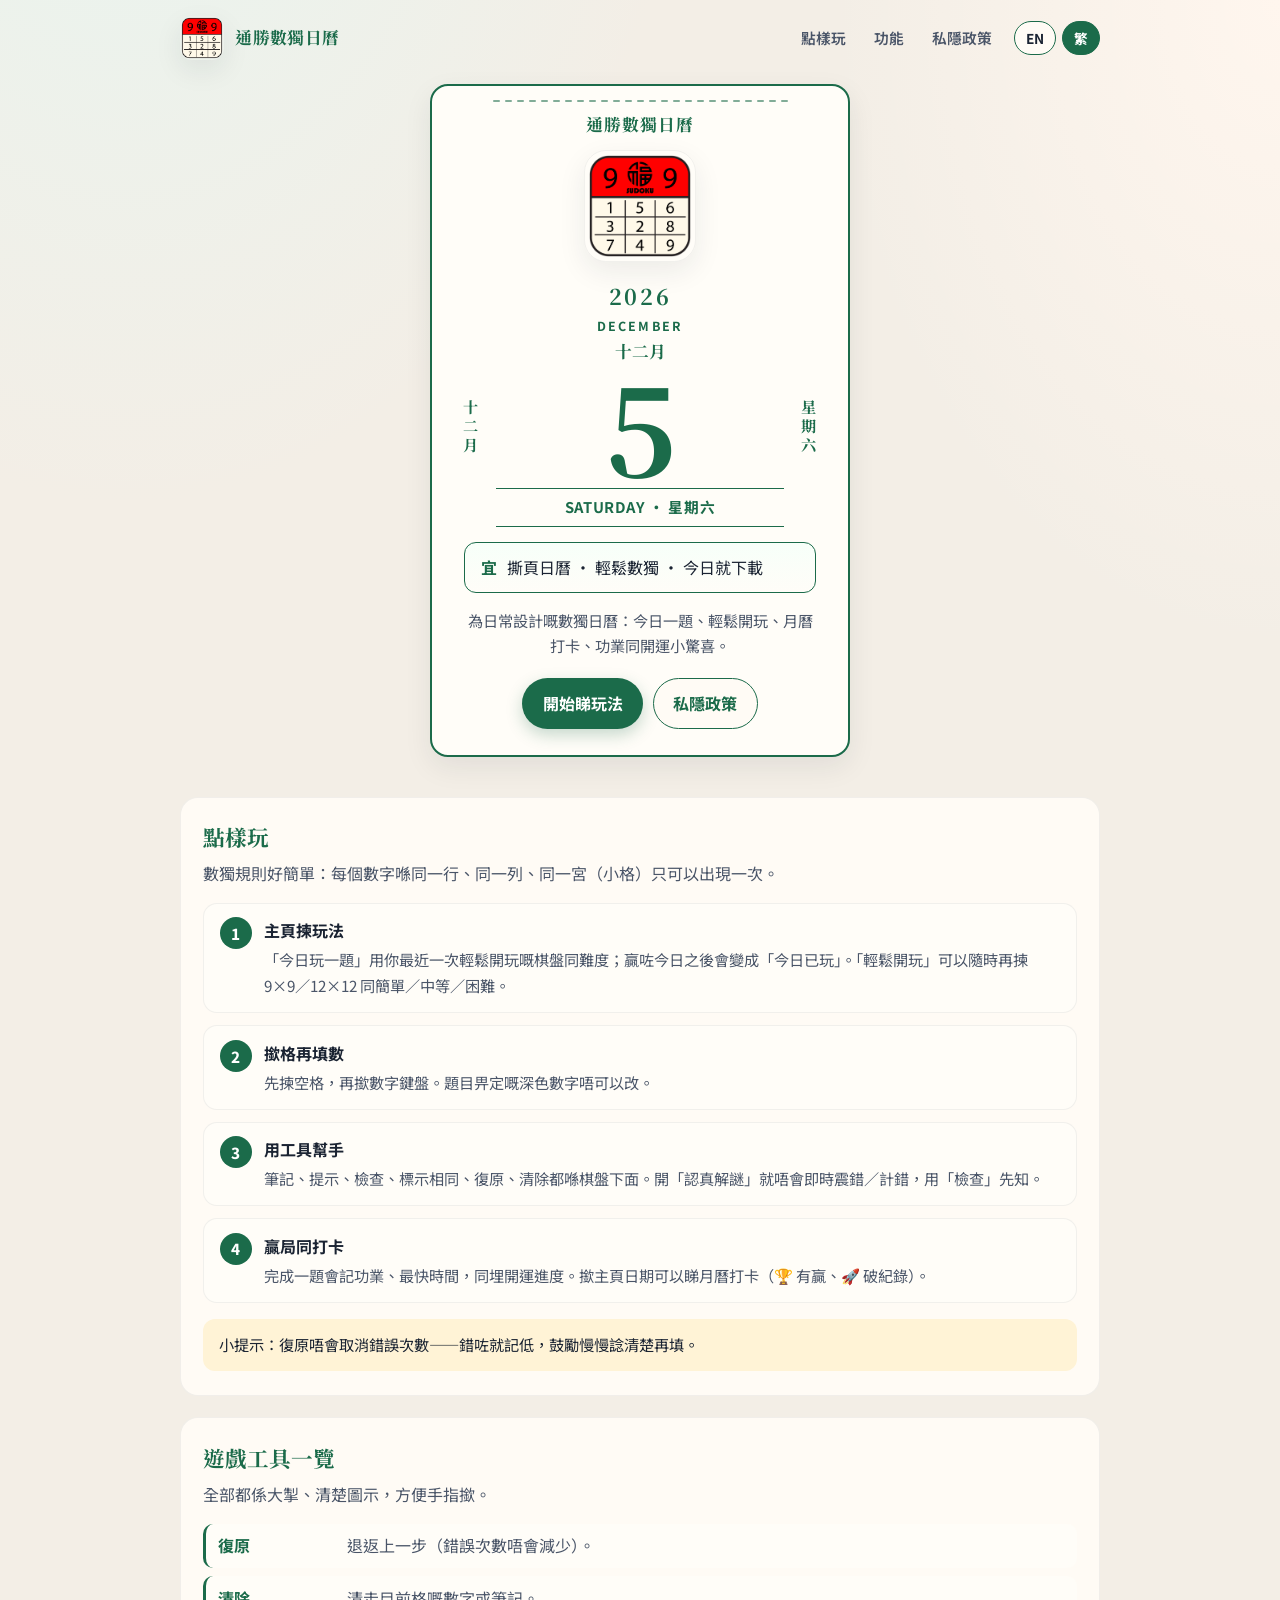
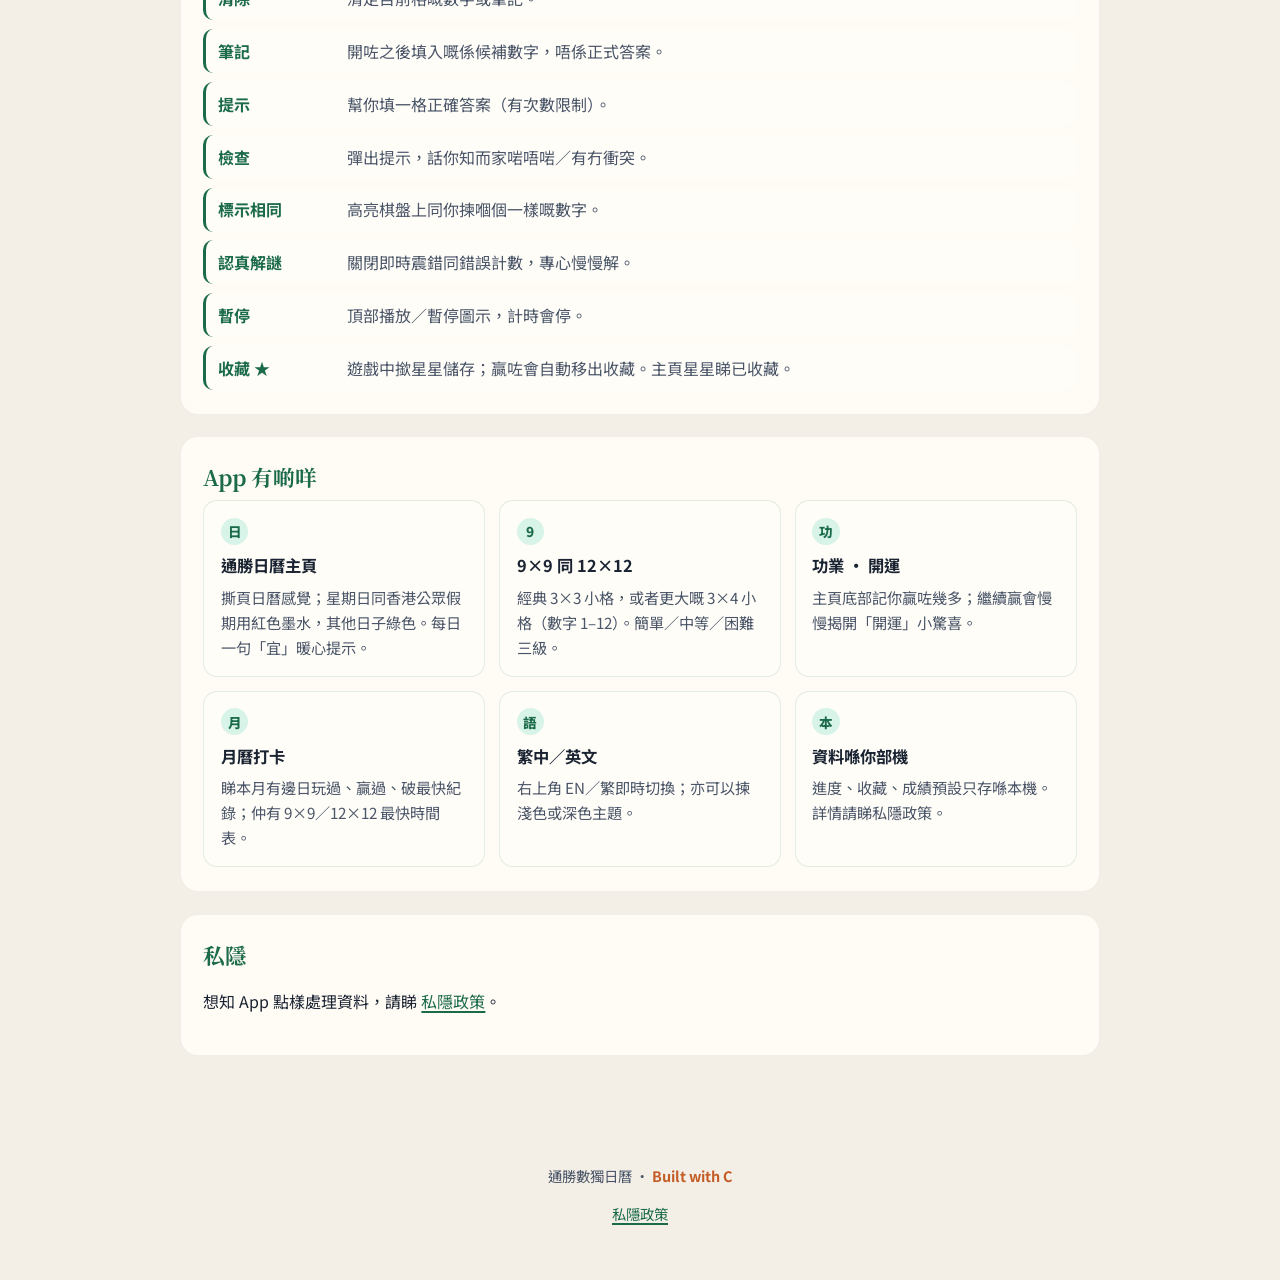
<file: docs/index.html>
<!DOCTYPE html>
<html lang="zh-Hant" class="lang-zh">
<head>
  <meta charset="UTF-8" />
  <meta name="viewport" content="width=device-width, initial-scale=1" />
  <meta name="description" content="通勝數獨日曆 / Tong Sheng Sudoku — 玩法介紹、功能說明與私隱政策。" />
  <meta name="theme-color" content="#1B6B4A" />
  <title>通勝數獨日曆 · Tong Sheng Sudoku</title>
  <link rel="icon" type="image/png" href="favicon.png" />
  <link rel="apple-touch-icon" href="icon.png" />
  <link rel="preconnect" href="https://fonts.googleapis.com" />
  <link rel="preconnect" href="https://fonts.gstatic.com" crossorigin />
  <link href="https://fonts.googleapis.com/css2?family=Noto+Sans+TC:wght@400;600;700&family=Noto+Serif+TC:wght@600;700&display=swap" rel="stylesheet" />
  <link rel="stylesheet" href="styles.css" />
</head>
<body>
  <div class="wrap">
    <header class="topbar">
      <a class="brand" href="index.html">
        <img src="icon.png" alt="" width="44" height="44" />
        <span class="brand-name">
          <span class="only-zh">通勝數獨日曆</span>
          <span class="only-en">Tong Sheng Sudoku</span>
        </span>
      </a>
      <nav class="nav" aria-label="Primary">
        <a href="#how" class="only-zh">點樣玩</a>
        <a href="#how" class="only-en">How to play</a>
        <a href="#features" class="only-zh">功能</a>
        <a href="#features" class="only-en">Features</a>
        <a href="privacy.html" class="only-zh">私隱政策</a>
        <a href="privacy.html" class="only-en">Privacy</a>
        <div class="lang-switch" role="group" aria-label="Language">
          <button type="button" class="chip" data-lang="en" aria-pressed="false">EN</button>
          <button type="button" class="chip" data-lang="zh" aria-pressed="true">繁</button>
        </div>
      </nav>
    </header>

    <div class="sheet sheet-calendar" id="cal-sheet">
      <div class="perforation" aria-hidden="true">
        <span></span><span></span><span></span><span></span><span></span>
        <span></span><span></span><span></span><span></span><span></span>
        <span></span><span></span><span></span><span></span><span></span>
        <span></span><span></span><span></span><span></span><span></span>
        <span></span><span></span><span></span><span></span><span></span>
      </div>
      <section class="hero cal-hero">
        <h1 class="cal-app-name">
          <span class="only-zh">通勝數獨日曆</span>
          <span class="only-en">Tong Sheng Sudoku</span>
        </h1>

        <img class="cal-logo" src="icon.png" alt="" width="112" height="112" />

        <div class="cal-header">
          <div class="cal-year" id="cal-year">2026</div>
          <div class="cal-month-en" id="cal-month-en">OCTOBER</div>
          <div class="cal-month-zh" id="cal-month-zh">十月</div>
        </div>

        <div class="cal-day-row">
          <div class="cal-side" id="cal-side-month" aria-hidden="true"></div>
          <div class="cal-day-huge" id="cal-day">24</div>
          <div class="cal-side" id="cal-side-week" aria-hidden="true"></div>
        </div>

        <div class="cal-week-bar">
          <span id="cal-week">SATURDAY · 星期六</span>
        </div>

        <div class="yi-box">
          <strong class="only-zh">宜</strong>
          <strong class="only-en">DO</strong>
          <span class="only-zh">撕頁日曆 · 輕鬆數獨 · 今日就下載</span>
          <span class="only-en">Calendar Sudoku — download today</span>
        </div>

        <p class="cal-blurb only-zh">
          為日常設計嘅數獨日曆：今日一題、輕鬆開玩、月曆打卡、功業同開運小驚喜。
        </p>
        <p class="cal-blurb only-en">
          A calm Sudoku calendar: Play Today, casual rounds, month records, merit &amp; fortune.
        </p>

        <div class="cta-row">
          <a class="btn btn-primary" href="#how">
            <span class="only-zh">開始睇玩法</span>
            <span class="only-en">See how to play</span>
          </a>
          <a class="btn btn-ghost" href="privacy.html">
            <span class="only-zh">私隱政策</span>
            <span class="only-en">Privacy Policy</span>
          </a>
        </div>
      </section>
    </div>

    <main>
      <section class="section" id="how">
        <h2 class="only-zh">點樣玩</h2>
        <h2 class="only-en">How to play</h2>
        <p class="lead only-zh">數獨規則好簡單：每個數字喺同一行、同一列、同一宮（小格）只可以出現一次。</p>
        <p class="lead only-en">Classic Sudoku: each number appears once per row, column, and block.</p>

        <ol class="steps">
          <li>
            <span class="n">1</span>
            <div>
              <strong class="only-zh">主頁揀玩法</strong>
              <strong class="only-en">Pick a mode on Home</strong>
              <span class="only-zh">「今日玩一題」用你最近一次輕鬆開玩嘅棋盤同難度；贏咗今日之後會變成「今日已玩」。「輕鬆開玩」可以隨時再揀 9×9／12×12 同簡單／中等／困難。</span>
              <span class="only-en">“Play Today” uses your last casual board &amp; difficulty; after you win today it becomes “Played today”. “Play Casually” lets you pick 9×9 / 12×12 and Easy / Medium / Hard anytime.</span>
            </div>
          </li>
          <li>
            <span class="n">2</span>
            <div>
              <strong class="only-zh">撳格再填數</strong>
              <strong class="only-en">Tap a cell, then a number</strong>
              <span class="only-zh">先揀空格，再撳數字鍵盤。題目畀定嘅深色數字唔可以改。</span>
              <span class="only-en">Select an empty cell, then tap the number pad. Dark given digits cannot be changed.</span>
            </div>
          </li>
          <li>
            <span class="n">3</span>
            <div>
              <strong class="only-zh">用工具幫手</strong>
              <strong class="only-en">Use the tools</strong>
              <span class="only-zh">筆記、提示、檢查、標示相同、復原、清除都喺棋盤下面。開「認真解謎」就唔會即時震錯／計錯，用「檢查」先知。</span>
              <span class="only-en">Notes, Hint, Check, Highlight same, Undo, and Erase sit under the board. Focus mode skips instant shake/error counting — use Check instead.</span>
            </div>
          </li>
          <li>
            <span class="n">4</span>
            <div>
              <strong class="only-zh">贏局同打卡</strong>
              <strong class="only-en">Wins &amp; calendar</strong>
              <span class="only-zh">完成一題會記功業、最快時間，同埋開運進度。撳主頁日期可以睇月曆打卡（🏆 有贏、🚀 破紀錄）。</span>
              <span class="only-en">Finishing a puzzle updates Merit, best times, and Fortune progress. Tap the home date for the month record (🏆 win, 🚀 personal best).</span>
            </div>
          </li>
        </ol>

        <div class="note only-zh">
          小提示：復原唔會取消錯誤次數——錯咗就記低，鼓勵慢慢諗清楚再填。
        </div>
        <div class="note only-en">
          Tip: Undo does not clear your error count — mistakes stay, so take your time.
        </div>
      </section>

      <section class="section" id="tools">
        <h2 class="only-zh">遊戲工具一覽</h2>
        <h2 class="only-en">In-game tools</h2>
        <p class="lead only-zh">全部都係大掣、清楚圖示，方便手指撳。</p>
        <p class="lead only-en">Large controls and clear icons, made for easy taps.</p>
        <ul class="tool-list">
          <li><b class="only-zh">復原</b><b class="only-en">Undo</b><span class="only-zh">退返上一步（錯誤次數唔會減少）。</span><span class="only-en">Step back one move (error count stays).</span></li>
          <li><b class="only-zh">清除</b><b class="only-en">Erase</b><span class="only-zh">清走目前格嘅數字或筆記。</span><span class="only-en">Clear the selected cell’s digit or notes.</span></li>
          <li><b class="only-zh">筆記</b><b class="only-en">Notes</b><span class="only-zh">開咗之後填入嘅係候補數字，唔係正式答案。</span><span class="only-en">When on, numbers become pencil candidates, not final answers.</span></li>
          <li><b class="only-zh">提示</b><b class="only-en">Hint</b><span class="only-zh">幫你填一格正確答案（有次數限制）。</span><span class="only-en">Fills one correct cell (limited uses).</span></li>
          <li><b class="only-zh">檢查</b><b class="only-en">Check</b><span class="only-zh">彈出提示，話你知而家啱唔啱／有冇衝突。</span><span class="only-en">Shows an alert about correctness / conflicts.</span></li>
          <li><b class="only-zh">標示相同</b><b class="only-en">Highlight same</b><span class="only-zh">高亮棋盤上同你揀嗰個一樣嘅數字。</span><span class="only-en">Highlights matching numbers across the board.</span></li>
          <li><b class="only-zh">認真解謎</b><b class="only-en">Focus</b><span class="only-zh">關閉即時震錯同錯誤計數，專心慢慢解。</span><span class="only-en">No instant shake or error tally — solve at your pace.</span></li>
          <li><b class="only-zh">暫停</b><b class="only-en">Pause</b><span class="only-zh">頂部播放／暫停圖示，計時會停。</span><span class="only-en">Play / pause icon at the top; the timer stops.</span></li>
          <li><b class="only-zh">收藏 ★</b><b class="only-en">Favorite ★</b><span class="only-zh">遊戲中撳星星儲存；贏咗會自動移出收藏。主頁星星睇已收藏。</span><span class="only-en">Star a puzzle to save; winning removes it from Favorites. Home star opens the list.</span></li>
        </ul>
      </section>

      <section class="section" id="features">
        <h2 class="only-zh">App 有啲咩</h2>
        <h2 class="only-en">What’s in the app</h2>
        <div class="grid">
          <article class="card">
            <div class="num">日</div>
            <h3 class="only-zh">通勝日曆主頁</h3>
            <h3 class="only-en">Almanac-style home</h3>
            <p class="only-zh">撕頁日曆感覺；星期日同香港公眾假期用紅色墨水，其他日子綠色。每日一句「宜」暖心提示。</p>
            <p class="only-en">Tear-off calendar look; red ink on Sundays &amp; HK holidays, green otherwise. A short daily “DO” line.</p>
          </article>
          <article class="card">
            <div class="num">9</div>
            <h3 class="only-zh">9×9 同 12×12</h3>
            <h3 class="only-en">9×9 and 12×12</h3>
            <p class="only-zh">經典 3×3 小格，或者更大嘅 3×4 小格（數字 1–12）。簡單／中等／困難三級。</p>
            <p class="only-en">Classic 3×3 blocks, or larger 3×4 blocks (digits 1–12). Easy, Medium, Hard.</p>
          </article>
          <article class="card">
            <div class="num">功</div>
            <h3 class="only-zh">功業 · 開運</h3>
            <h3 class="only-en">Merit · Fortune</h3>
            <p class="only-zh">主頁底部記你贏咗幾多；繼續贏會慢慢揭開「開運」小驚喜。</p>
            <p class="only-en">Track wins at the bottom of Home; keep winning to peel back Fortune surprises.</p>
          </article>
          <article class="card">
            <div class="num">月</div>
            <h3 class="only-zh">月曆打卡</h3>
            <h3 class="only-en">Month record</h3>
            <p class="only-zh">睇本月有邊日玩過、贏過、破最快紀錄；仲有 9×9／12×12 最快時間表。</p>
            <p class="only-en">See played / won / record days, plus best-time tables for 9×9 and 12×12.</p>
          </article>
          <article class="card">
            <div class="num">語</div>
            <h3 class="only-zh">繁中／英文</h3>
            <h3 class="only-en">繁中 / English</h3>
            <p class="only-zh">右上角 EN／繁即時切換；亦可以揀淺色或深色主題。</p>
            <p class="only-en">Switch EN / 繁 anytime; choose light or dark theme.</p>
          </article>
          <article class="card">
            <div class="num">本</div>
            <h3 class="only-zh">資料喺你部機</h3>
            <h3 class="only-en">Data stays on device</h3>
            <p class="only-zh">進度、收藏、成績預設只存喺本機。詳情請睇私隱政策。</p>
            <p class="only-en">Progress, favorites, and scores are stored locally by default. See the Privacy Policy.</p>
          </article>
        </div>
      </section>

      <section class="section" id="privacy">
        <h2 class="only-zh">私隱</h2>
        <h2 class="only-en">Privacy</h2>
        <p class="only-zh">
          想知 App 點樣處理資料，請睇
          <a href="privacy.html">私隱政策</a>。
        </p>
        <p class="only-en">
          To learn how this app handles data, see the
          <a href="privacy.html">Privacy Policy</a>.
        </p>
      </section>
    </main>

    <footer>
      <p>
        <span class="only-zh">通勝數獨日曆</span>
        <span class="only-en">Tong Sheng Sudoku</span>
        · <span class="built">Built with C</span>
      </p>
      <p>
        <a href="privacy.html"><span class="only-zh">私隱政策</span><span class="only-en">Privacy</span></a>
      </p>
    </footer>
  </div>

  <script>
    (function () {
      var root = document.documentElement;
      var buttons = document.querySelectorAll(".chip[data-lang]");
      var MONTH_EN = [
        "JANUARY", "FEBRUARY", "MARCH", "APRIL", "MAY", "JUNE",
        "JULY", "AUGUST", "SEPTEMBER", "OCTOBER", "NOVEMBER", "DECEMBER"
      ];
      var MONTH_ZH = [
        "一月", "二月", "三月", "四月", "五月", "六月",
        "七月", "八月", "九月", "十月", "十一月", "十二月"
      ];
      var WEEK_EN = [
        "SUNDAY", "MONDAY", "TUESDAY", "WEDNESDAY", "THURSDAY", "FRIDAY", "SATURDAY"
      ];
      var WEEK_ZH = ["星期日", "星期一", "星期二", "星期三", "星期四", "星期五", "星期六"];

      function fillCalendar() {
        var now = new Date();
        var y = now.getFullYear();
        var m = now.getMonth();
        var d = now.getDate();
        var w = now.getDay();
        var isRed = w === 0;
        var sheet = document.getElementById("cal-sheet");
        if (sheet) sheet.classList.toggle("is-red-day", isRed);

        var yearEl = document.getElementById("cal-year");
        var monthEn = document.getElementById("cal-month-en");
        var monthZh = document.getElementById("cal-month-zh");
        var dayEl = document.getElementById("cal-day");
        var weekEl = document.getElementById("cal-week");
        var sideMonth = document.getElementById("cal-side-month");
        var sideWeek = document.getElementById("cal-side-week");

        if (yearEl) yearEl.textContent = String(y);
        if (monthEn) monthEn.textContent = MONTH_EN[m];
        if (monthZh) monthZh.textContent = MONTH_ZH[m];
        if (dayEl) dayEl.textContent = String(d);
        if (weekEl) weekEl.textContent = WEEK_EN[w] + " · " + WEEK_ZH[w];
        if (sideMonth) sideMonth.innerHTML = MONTH_ZH[m].split("").join("<br>");
        if (sideWeek) sideWeek.innerHTML = WEEK_ZH[w].split("").join("<br>");
      }

      function setLang(lang) {
        var isZh = lang === "zh";
        root.classList.toggle("lang-zh", isZh);
        root.classList.toggle("lang-en", !isZh);
        root.lang = isZh ? "zh-Hant" : "en";
        buttons.forEach(function (btn) {
          btn.setAttribute("aria-pressed", btn.getAttribute("data-lang") === lang ? "true" : "false");
        });
        try {
          localStorage.setItem("tss-lang", lang);
        } catch (e) {}
      }

      buttons.forEach(function (btn) {
        btn.addEventListener("click", function () {
          setLang(btn.getAttribute("data-lang"));
        });
      });

      var saved = null;
      try {
        saved = localStorage.getItem("tss-lang");
      } catch (e) {}
      if (saved === "en" || saved === "zh") setLang(saved);
      fillCalendar();
    })();
  </script>
</body>
</html>
</file>
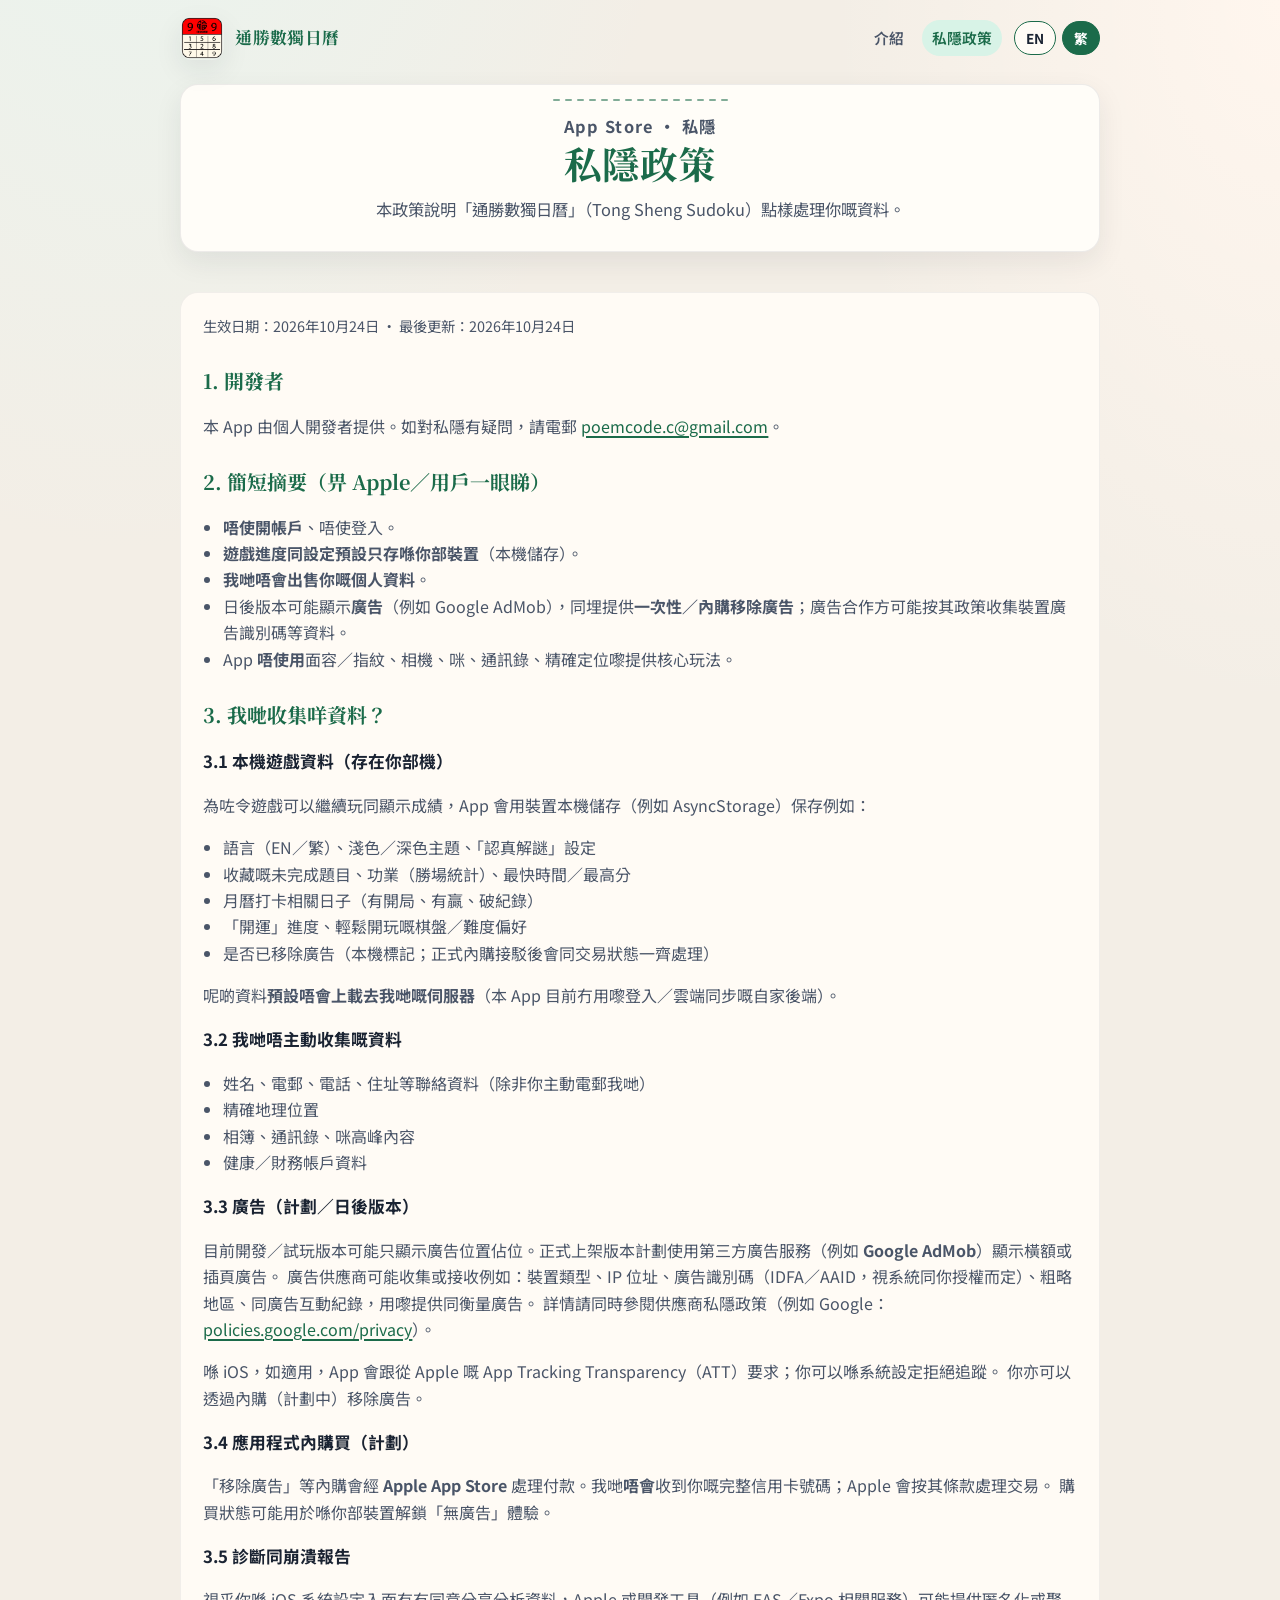
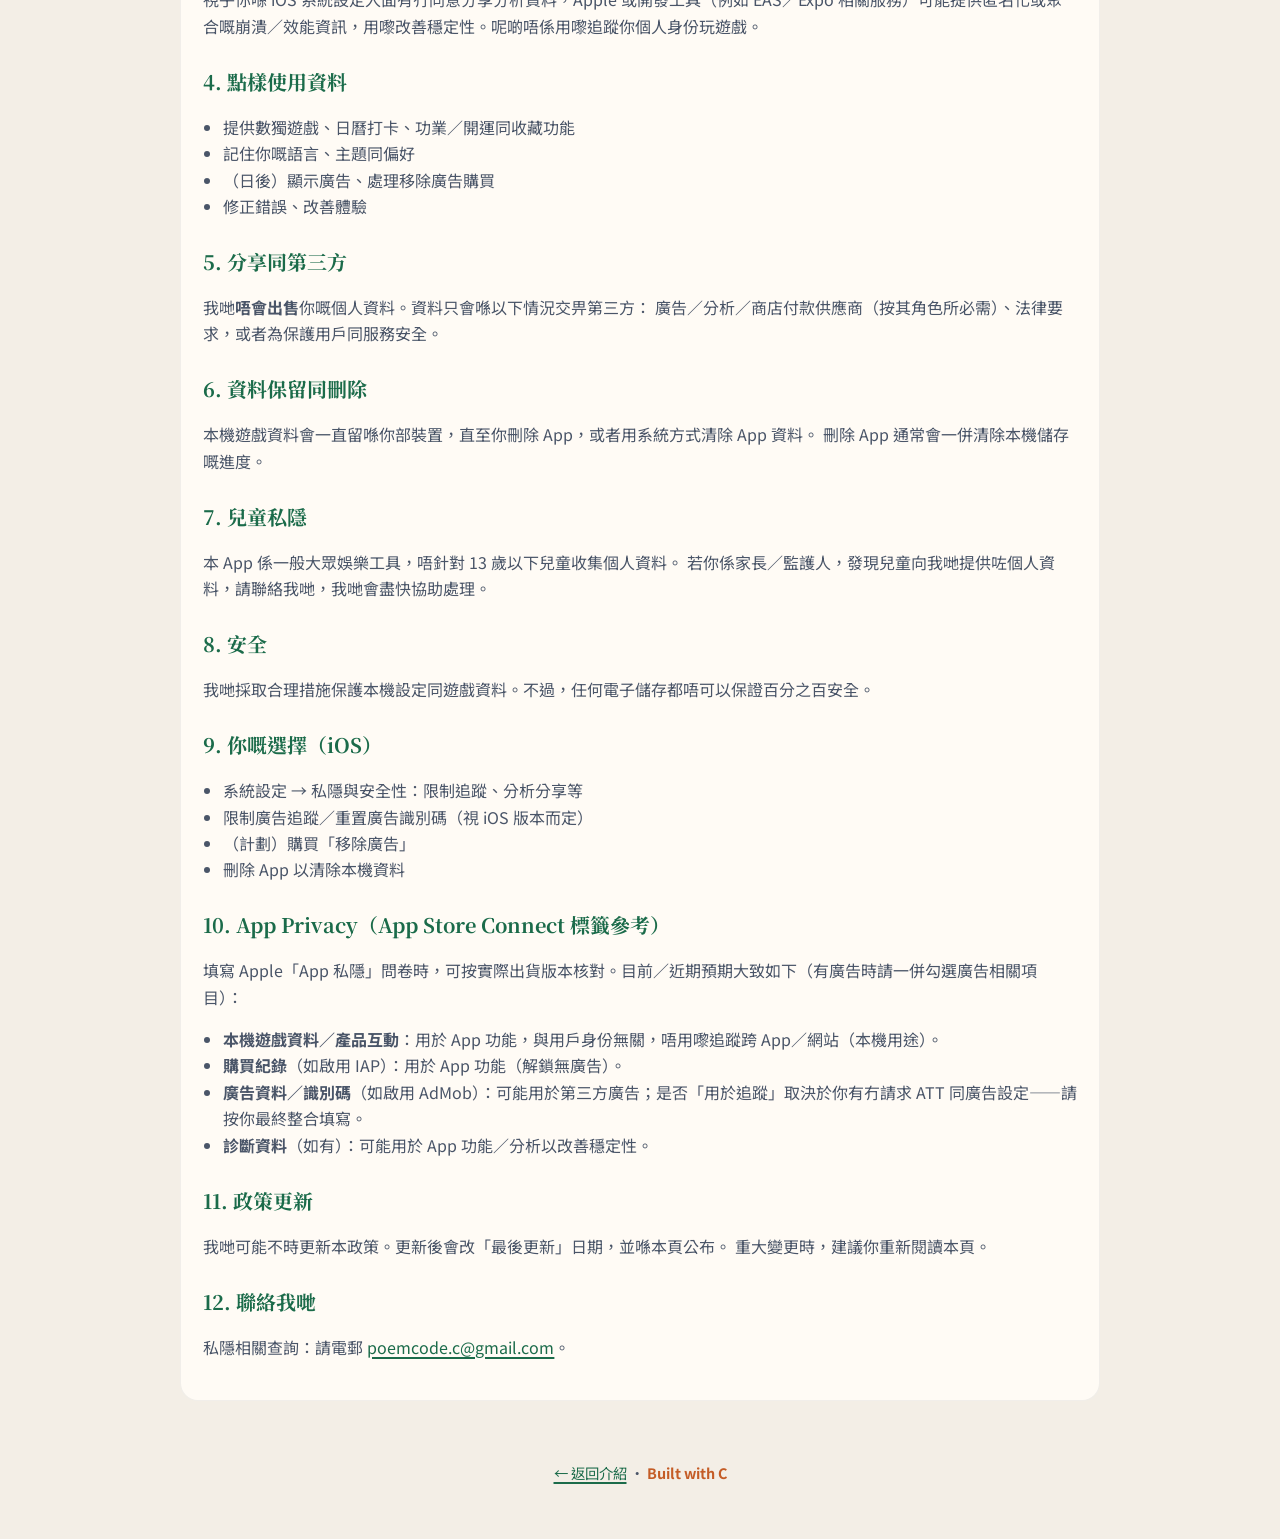
<file: docs/privacy.html>
<!DOCTYPE html>
<html lang="zh-Hant" class="lang-zh">
<head>
  <meta charset="UTF-8" />
  <meta name="viewport" content="width=device-width, initial-scale=1" />
  <meta name="description" content="通勝數獨日曆 / Tong Sheng Sudoku Privacy Policy — for App Store submission." />
  <meta name="theme-color" content="#1B6B4A" />
  <title>私隱政策 · Privacy Policy — 通勝數獨日曆</title>
  <link rel="icon" type="image/png" href="favicon.png" />
  <link rel="apple-touch-icon" href="icon.png" />
  <link rel="preconnect" href="https://fonts.googleapis.com" />
  <link rel="preconnect" href="https://fonts.gstatic.com" crossorigin />
  <link href="https://fonts.googleapis.com/css2?family=Noto+Sans+TC:wght@400;600;700&family=Noto+Serif+TC:wght@600;700&display=swap" rel="stylesheet" />
  <link rel="stylesheet" href="styles.css" />
</head>
<body>
  <div class="wrap">
    <header class="topbar">
      <a class="brand" href="index.html">
        <img src="icon.png" alt="" width="44" height="44" />
        <span class="brand-name">
          <span class="only-zh">通勝數獨日曆</span>
          <span class="only-en">Tong Sheng Sudoku</span>
        </span>
      </a>
      <nav class="nav" aria-label="Primary">
        <a href="index.html" class="only-zh">介紹</a>
        <a href="index.html" class="only-en">Home</a>
        <a href="privacy.html" class="active only-zh">私隱政策</a>
        <a href="privacy.html" class="active only-en">Privacy</a>
        <div class="lang-switch" role="group" aria-label="Language">
          <button type="button" class="chip" data-lang="en" aria-pressed="false">EN</button>
          <button type="button" class="chip" data-lang="zh" aria-pressed="true">繁</button>
        </div>
      </nav>
    </header>

    <div class="sheet">
      <div class="perforation" aria-hidden="true">
        <span></span><span></span><span></span><span></span><span></span>
        <span></span><span></span><span></span><span></span><span></span>
        <span></span><span></span><span></span><span></span><span></span>
      </div>
      <section class="hero">
        <p class="eyebrow only-zh">App Store · 私隱</p>
        <p class="eyebrow only-en">App Store · Privacy</p>
        <h1 class="only-zh">私隱政策</h1>
        <h1 class="only-en">Privacy Policy</h1>
        <p class="only-zh">
          本政策說明「通勝數獨日曆」（Tong Sheng Sudoku）點樣處理你嘅資料。
        </p>
        <p class="only-en">
          This policy explains how Tong Sheng Sudoku (「通勝數獨日曆」) handles your information.
        </p>
      </section>
    </div>

    <main class="section prose">
      <p class="meta only-zh">生效日期：2026年10月24日 · 最後更新：2026年10月24日</p>
      <p class="meta only-en">Effective date: 24 October 2026 · Last updated: 24 October 2026</p>

      <h2 class="only-zh">1. 開發者</h2>
      <h2 class="only-en">1. Developer</h2>
      <p class="only-zh">
        本 App 由個人開發者提供。如對私隱有疑問，請電郵
        <a href="mailto:poemcode.c@gmail.com">poemcode.c@gmail.com</a>。
      </p>
      <p class="only-en">
        This app is provided by an individual developer. For privacy questions, email
        <a href="mailto:poemcode.c@gmail.com">poemcode.c@gmail.com</a>.
      </p>

      <h2 class="only-zh">2. 簡短摘要（畀 Apple／用戶一眼睇）</h2>
      <h2 class="only-en">2. Short summary (for Apple &amp; users)</h2>
      <ul class="only-zh">
        <li><strong>唔使開帳戶</strong>、唔使登入。</li>
        <li><strong>遊戲進度同設定預設只存喺你部裝置</strong>（本機儲存）。</li>
        <li><strong>我哋唔會出售你嘅個人資料</strong>。</li>
        <li>日後版本可能顯示<strong>廣告</strong>（例如 Google AdMob），同埋提供<strong>一次性／內購移除廣告</strong>；廣告合作方可能按其政策收集裝置廣告識別碼等資料。</li>
        <li>App <strong>唔使用</strong>面容／指紋、相機、咪、通訊錄、精確定位嚟提供核心玩法。</li>
      </ul>
      <ul class="only-en">
        <li><strong>No account</strong> and no sign-in required.</li>
        <li><strong>Game progress and settings are stored on your device by default</strong> (local storage).</li>
        <li><strong>We do not sell your personal information</strong>.</li>
        <li>Future versions may show <strong>ads</strong> (e.g. Google AdMob) and offer an <strong>in-app purchase to remove ads</strong>; ad partners may collect device advertising identifiers under their own policies.</li>
        <li>The app does <strong>not</strong> use Face ID/Touch ID, camera, microphone, contacts, or precise location for core gameplay.</li>
      </ul>

      <h2 class="only-zh">3. 我哋收集咩資料？</h2>
      <h2 class="only-en">3. What information do we collect?</h2>

      <h3 class="only-zh">3.1 本機遊戲資料（存在你部機）</h3>
      <h3 class="only-en">3.1 Local game data (on your device)</h3>
      <p class="only-zh">為咗令遊戲可以繼續玩同顯示成績，App 會用裝置本機儲存（例如 AsyncStorage）保存例如：</p>
      <p class="only-en">To keep your progress and stats, the app stores data locally on your device (e.g. AsyncStorage), such as:</p>
      <ul class="only-zh">
        <li>語言（EN／繁）、淺色／深色主題、「認真解謎」設定</li>
        <li>收藏嘅未完成題目、功業（勝場統計）、最快時間／最高分</li>
        <li>月曆打卡相關日子（有開局、有贏、破紀錄）</li>
        <li>「開運」進度、輕鬆開玩嘅棋盤／難度偏好</li>
        <li>是否已移除廣告（本機標記；正式內購接駁後會同交易狀態一齊處理）</li>
      </ul>
      <ul class="only-en">
        <li>Language (EN / 繁), light/dark theme, Focus mode setting</li>
        <li>Saved favorites, Merit (win counts), best times / best scores</li>
        <li>Calendar day marks (played, won, personal-best days)</li>
        <li>Fortune progress, casual-play board/difficulty preferences</li>
        <li>Whether ads are removed (local flag; once IAP is live, this ties to purchase state)</li>
      </ul>
      <p class="only-zh">呢啲資料<strong>預設唔會上載去我哋嘅伺服器</strong>（本 App 目前冇用嚟登入／雲端同步嘅自家後端）。</p>
      <p class="only-en">This data is <strong>not uploaded to our servers by default</strong> (the app currently has no account or first-party cloud sync backend).</p>

      <h3 class="only-zh">3.2 我哋唔主動收集嘅資料</h3>
      <h3 class="only-en">3.2 Data we do not actively collect</h3>
      <ul class="only-zh">
        <li>姓名、電郵、電話、住址等聯絡資料（除非你主動電郵我哋）</li>
        <li>精確地理位置</li>
        <li>相簿、通訊錄、咪高峰內容</li>
        <li>健康／財務帳戶資料</li>
      </ul>
      <ul class="only-en">
        <li>Name, email, phone, or postal address (unless you voluntarily email us)</li>
        <li>Precise location</li>
        <li>Photos, contacts, or microphone audio</li>
        <li>Health or financial account data</li>
      </ul>

      <h3 class="only-zh">3.3 廣告（計劃／日後版本）</h3>
      <h3 class="only-en">3.3 Advertising (planned / future builds)</h3>
      <p class="only-zh">
        目前開發／試玩版本可能只顯示廣告位置佔位。正式上架版本計劃使用第三方廣告服務（例如 <strong>Google AdMob</strong>）顯示橫額或插頁廣告。
        廣告供應商可能收集或接收例如：裝置類型、IP 位址、廣告識別碼（IDFA／AAID，視系統同你授權而定）、粗略地區、同廣告互動紀錄，用嚟提供同衡量廣告。
        詳情請同時參閱供應商私隱政策（例如 Google：
        <a href="https://policies.google.com/privacy" rel="noopener noreferrer">policies.google.com/privacy</a>）。
      </p>
      <p class="only-en">
        Current development builds may only show an ad placeholder. Production builds are planned to use a third-party ad service (e.g. <strong>Google AdMob</strong>) for banner or interstitial ads.
        Ad providers may collect or receive information such as device type, IP address, advertising identifiers (IDFA/AAID, depending on the OS and your permission), coarse location, and ad interaction data to deliver and measure ads.
        See also the provider’s policy (e.g. Google:
        <a href="https://policies.google.com/privacy" rel="noopener noreferrer">policies.google.com/privacy</a>).
      </p>
      <p class="only-zh">
        喺 iOS，如適用，App 會跟從 Apple 嘅 App Tracking Transparency（ATT）要求；你可以喺系統設定拒絕追蹤。
        你亦可以透過內購（計劃中）移除廣告。
      </p>
      <p class="only-en">
        On iOS, where applicable, the app will follow Apple’s App Tracking Transparency (ATT) requirements; you can deny tracking in system settings.
        You may also remove ads via an in-app purchase (planned).
      </p>

      <h3 class="only-zh">3.4 應用程式內購買（計劃）</h3>
      <h3 class="only-en">3.4 In-App Purchases (planned)</h3>
      <p class="only-zh">
        「移除廣告」等內購會經 <strong>Apple App Store</strong> 處理付款。我哋<strong>唔會</strong>收到你嘅完整信用卡號碼；Apple 會按其條款處理交易。
        購買狀態可能用於喺你部裝置解鎖「無廣告」體驗。
      </p>
      <p class="only-en">
        Purchases such as “Remove ads” are processed by the <strong>Apple App Store</strong>. We do <strong>not</strong> receive your full payment card number; Apple handles the transaction under its terms.
        Purchase state may be used on your device to unlock an ads-free experience.
      </p>

      <h3 class="only-zh">3.5 診斷同崩潰報告</h3>
      <h3 class="only-en">3.5 Diagnostics &amp; crash reports</h3>
      <p class="only-zh">
        視乎你喺 iOS 系統設定入面有冇同意分享分析資料，Apple 或開發工具（例如 EAS／Expo 相關服務）可能提供匿名化或聚合嘅崩潰／效能資訊，用嚟改善穩定性。呢啲唔係用嚟追蹤你個人身份玩遊戲。
      </p>
      <p class="only-en">
        Depending on your iOS analytics settings, Apple or development tooling (e.g. EAS/Expo-related services) may provide anonymized or aggregated crash/performance information to improve stability. This is not used to personally track how you play.
      </p>

      <h2 class="only-zh">4. 點樣使用資料</h2>
      <h2 class="only-en">4. How we use information</h2>
      <ul class="only-zh">
        <li>提供數獨遊戲、日曆打卡、功業／開運同收藏功能</li>
        <li>記住你嘅語言、主題同偏好</li>
        <li>（日後）顯示廣告、處理移除廣告購買</li>
        <li>修正錯誤、改善體驗</li>
      </ul>
      <ul class="only-en">
        <li>Provide Sudoku play, calendar records, Merit/Fortune, and favorites</li>
        <li>Remember language, theme, and preferences</li>
        <li>(Future) Show ads and process remove-ads purchases</li>
        <li>Fix bugs and improve the experience</li>
      </ul>

      <h2 class="only-zh">5. 分享同第三方</h2>
      <h2 class="only-en">5. Sharing &amp; third parties</h2>
      <p class="only-zh">
        我哋<strong>唔會出售</strong>你嘅個人資料。資料只會喺以下情況交畀第三方：
        廣告／分析／商店付款供應商（按其角色所必需）、法律要求，或者為保護用戶同服務安全。
      </p>
      <p class="only-en">
        We do <strong>not sell</strong> your personal information. Data is shared with third parties only when needed for ads/analytics/store payments (as required for that role), to comply with law, or to protect users and the service.
      </p>

      <h2 class="only-zh">6. 資料保留同刪除</h2>
      <h2 class="only-en">6. Retention &amp; deletion</h2>
      <p class="only-zh">
        本機遊戲資料會一直留喺你部裝置，直至你刪除 App，或者用系統方式清除 App 資料。
        刪除 App 通常會一併清除本機儲存嘅進度。
      </p>
      <p class="only-en">
        Local game data remains on your device until you delete the app or clear the app’s data via system settings.
        Deleting the app typically removes locally stored progress.
      </p>

      <h2 class="only-zh">7. 兒童私隱</h2>
      <h2 class="only-en">7. Children’s privacy</h2>
      <p class="only-zh">
        本 App 係一般大眾娛樂工具，唔針對 13 歲以下兒童收集個人資料。
        若你係家長／監護人，發現兒童向我哋提供咗個人資料，請聯絡我哋，我哋會盡快協助處理。
      </p>
      <p class="only-en">
        This app is a general-audience entertainment product and does not knowingly collect personal information from children under 13.
        If you are a parent/guardian and believe a child has provided personal information to us, contact us and we will help address it promptly.
      </p>

      <h2 class="only-zh">8. 安全</h2>
      <h2 class="only-en">8. Security</h2>
      <p class="only-zh">
        我哋採取合理措施保護本機設定同遊戲資料。不過，任何電子儲存都唔可以保證百分之百安全。
      </p>
      <p class="only-en">
        We take reasonable steps to protect local settings and game data. However, no electronic storage can be guaranteed 100% secure.
      </p>

      <h2 class="only-zh">9. 你嘅選擇（iOS）</h2>
      <h2 class="only-en">9. Your choices (iOS)</h2>
      <ul class="only-zh">
        <li>系統設定 → 私隱與安全性：限制追蹤、分析分享等</li>
        <li>限制廣告追蹤／重置廣告識別碼（視 iOS 版本而定）</li>
        <li>（計劃）購買「移除廣告」</li>
        <li>刪除 App 以清除本機資料</li>
      </ul>
      <ul class="only-en">
        <li>Settings → Privacy &amp; Security: limit tracking, analytics sharing, etc.</li>
        <li>Limit Ad Tracking / reset advertising identifier (depending on iOS version)</li>
        <li>(Planned) Purchase “Remove ads”</li>
        <li>Delete the app to clear local data</li>
      </ul>

      <h2 class="only-zh">10. App Privacy（App Store Connect 標籤參考）</h2>
      <h2 class="only-en">10. App Privacy labels (App Store Connect reference)</h2>
      <p class="only-zh">填寫 Apple「App 私隱」問卷時，可按實際出貨版本核對。目前／近期預期大致如下（有廣告時請一併勾選廣告相關項目）：</p>
      <p class="only-en">When completing Apple’s App Privacy questionnaire, verify against the build you ship. Current / near-term expectation:</p>
      <ul class="only-zh">
        <li><strong>本機遊戲資料／產品互動</strong>：用於 App 功能，與用戶身份無關，唔用嚟追蹤跨 App／網站（本機用途）。</li>
        <li><strong>購買紀錄</strong>（如啟用 IAP）：用於 App 功能（解鎖無廣告）。</li>
        <li><strong>廣告資料／識別碼</strong>（如啟用 AdMob）：可能用於第三方廣告；是否「用於追蹤」取決於你有冇請求 ATT 同廣告設定——請按你最終整合填寫。</li>
        <li><strong>診斷資料</strong>（如有）：可能用於 App 功能／分析以改善穩定性。</li>
      </ul>
      <ul class="only-en">
        <li><strong>Local game data / Product Interaction</strong>: for app functionality, not linked to identity, not for tracking across apps/websites (on-device use).</li>
        <li><strong>Purchases</strong> (if IAP is enabled): for app functionality (unlock ads-free).</li>
        <li><strong>Advertising Data / Identifiers</strong> (if AdMob is enabled): may be used for third-party advertising; whether it is “used for tracking” depends on ATT and your ad setup — fill according to your final integration.</li>
        <li><strong>Diagnostics</strong> (if any): may be used for app functionality/analytics to improve stability.</li>
      </ul>

      <h2 class="only-zh">11. 政策更新</h2>
      <h2 class="only-en">11. Changes to this policy</h2>
      <p class="only-zh">
        我哋可能不時更新本政策。更新後會改「最後更新」日期，並喺本頁公布。
        重大變更時，建議你重新閱讀本頁。
      </p>
      <p class="only-en">
        We may update this policy from time to time. We will revise the “Last updated” date and post the changes on this page.
        For material changes, please review this page again.
      </p>

      <h2 class="only-zh">12. 聯絡我哋</h2>
      <h2 class="only-en">12. Contact us</h2>
      <p class="only-zh">
        私隱相關查詢：請電郵
        <a href="mailto:poemcode.c@gmail.com">poemcode.c@gmail.com</a>。
      </p>
      <p class="only-en">
        For privacy questions, email
        <a href="mailto:poemcode.c@gmail.com">poemcode.c@gmail.com</a>.
      </p>

    </main>

    <footer>
      <p>
        <a href="index.html"><span class="only-zh">← 返回介紹</span><span class="only-en">← Back to intro</span></a>
        · <span class="built">Built with C</span>
      </p>
    </footer>
  </div>

  <script>
    (function () {
      var root = document.documentElement;
      var buttons = document.querySelectorAll(".chip[data-lang]");

      function setLang(lang) {
        var isZh = lang === "zh";
        root.classList.toggle("lang-zh", isZh);
        root.classList.toggle("lang-en", !isZh);
        root.lang = isZh ? "zh-Hant" : "en";
        buttons.forEach(function (btn) {
          btn.setAttribute("aria-pressed", btn.getAttribute("data-lang") === lang ? "true" : "false");
        });
        try {
          localStorage.setItem("tss-lang", lang);
        } catch (e) {}
      }

      buttons.forEach(function (btn) {
        btn.addEventListener("click", function () {
          setLang(btn.getAttribute("data-lang"));
        });
      });

      var saved = null;
      try {
        saved = localStorage.getItem("tss-lang");
      } catch (e) {}
      if (saved === "en" || saved === "zh") setLang(saved);
    })();
  </script>
</body>
</html>
</file>
<file: docs/styles.css>
:root {
  --bg: #f3eee6;
  --surface: #fffbf5;
  --paper: #fffdf8;
  --ink: #1a2332;
  --ink-soft: #4a5568;
  --accent: #1b6b4a;
  --accent-soft: #d8f3e7;
  --warm: #c45c26;
  --red: #c62828;
  --hero-top: #e8f5f0;
  --hero-bottom: #fff6ee;
  --line: #94a3b8;
  --bold: #1a2332;
  --mash: #e8dfd2;
  --shadow: 0 10px 28px rgba(26, 35, 50, 0.08);
  --radius: 18px;
  --font: "Noto Sans TC", "PingFang TC", "Microsoft JhengHei", "Segoe UI", sans-serif;
  --display: "Noto Serif TC", "Songti TC", "PMingLiU", Georgia, serif;
}

*,
*::before,
*::after {
  box-sizing: border-box;
}

html {
  scroll-behavior: smooth;
}

body {
  margin: 0;
  font-family: var(--font);
  color: var(--ink);
  background:
    radial-gradient(ellipse 80% 50% at 10% -10%, var(--hero-top), transparent 55%),
    radial-gradient(ellipse 70% 45% at 100% 0%, var(--hero-bottom), transparent 50%),
    var(--bg);
  line-height: 1.65;
  min-height: 100vh;
}

img {
  max-width: 100%;
  display: block;
}

a {
  color: var(--accent);
  text-decoration-thickness: 1.5px;
  text-underline-offset: 3px;
}

a:hover {
  color: var(--warm);
}

.wrap {
  width: min(920px, calc(100% - 2rem));
  margin: 0 auto;
}

/* —— Top bar —— */
.topbar {
  display: flex;
  align-items: center;
  justify-content: space-between;
  gap: 1rem;
  padding: 1rem 0 0.5rem;
}

.brand {
  display: flex;
  align-items: center;
  gap: 0.7rem;
  color: inherit;
  text-decoration: none;
}

.brand img {
  width: 44px;
  height: 44px;
  border-radius: 12px;
  box-shadow: var(--shadow);
}

.brand-name {
  font-family: var(--display);
  font-weight: 700;
  font-size: 1.05rem;
  letter-spacing: 0.02em;
  color: var(--accent);
}

.nav {
  display: flex;
  flex-wrap: wrap;
  align-items: center;
  gap: 0.45rem;
}

.nav a {
  color: var(--ink-soft);
  text-decoration: none;
  font-weight: 600;
  font-size: 0.92rem;
  padding: 0.35rem 0.65rem;
  border-radius: 999px;
}

.nav a:hover,
.nav a.active {
  color: var(--accent);
  background: var(--accent-soft);
}

.lang-switch {
  display: inline-flex;
  gap: 0.35rem;
  margin-left: 0.25rem;
}

.chip {
  appearance: none;
  border: 1.5px solid var(--accent);
  background: var(--surface);
  color: var(--ink);
  font: inherit;
  font-weight: 700;
  font-size: 0.85rem;
  padding: 0.3rem 0.7rem;
  border-radius: 999px;
  cursor: pointer;
}

.chip[aria-pressed="true"] {
  background: var(--accent);
  color: #fff;
}

/* —— Calendar sheet —— */
.sheet {
  margin: 1rem auto 2.5rem;
  background: var(--paper);
  border: 1.5px solid rgba(26, 35, 50, 0.08);
  border-radius: var(--radius);
  box-shadow: var(--shadow);
  overflow: hidden;
}

.sheet-calendar {
  border: 2px solid var(--accent);
  max-width: 420px;
  margin-left: auto;
  margin-right: auto;
}

.sheet-calendar.is-red-day {
  border-color: var(--red);
}

.sheet-calendar.is-red-day .perforation span,
.sheet-calendar.is-red-day .cal-app-name,
.sheet-calendar.is-red-day .cal-header,
.sheet-calendar.is-red-day .cal-day-huge,
.sheet-calendar.is-red-day .cal-side,
.sheet-calendar.is-red-day .cal-week-bar,
.sheet-calendar.is-red-day .yi-box,
.sheet-calendar.is-red-day .yi-box strong {
  color: var(--red);
  border-color: var(--red);
}

.sheet-calendar.is-red-day .perforation span {
  background: var(--red);
}

.sheet-calendar.is-red-day .btn-primary {
  background: var(--red);
  box-shadow: 0 6px 16px rgba(198, 40, 40, 0.25);
}

.sheet-calendar.is-red-day .btn-ghost {
  color: var(--red);
  border-color: var(--red);
}

.perforation {
  display: flex;
  justify-content: center;
  flex-wrap: wrap;
  gap: 5px;
  padding: 0.85rem 1.1rem 0.25rem;
}

.perforation span {
  width: 7px;
  height: 2.5px;
  border-radius: 2px;
  background: var(--accent);
  opacity: 0.55;
}

.hero {
  text-align: center;
  padding: 0.5rem 1.5rem 1.75rem;
}

.cal-hero {
  padding: 0.35rem 1.35rem 1.6rem;
}

.cal-app-name {
  font-family: var(--display);
  font-size: 1.05rem;
  font-weight: 700;
  letter-spacing: 0.06em;
  margin: 0.15rem 0 0.85rem;
  color: var(--accent);
  line-height: 1.3;
}

.cal-logo {
  width: 112px;
  height: 112px;
  margin: 0 auto 1rem;
  border-radius: 22px;
  box-shadow: var(--shadow);
  border: 1px solid rgba(26, 35, 50, 0.06);
}

.cal-header {
  color: var(--accent);
  margin-bottom: 0.35rem;
}

.cal-year {
  font-family: var(--display);
  font-size: 1.35rem;
  font-weight: 700;
  letter-spacing: 0.12em;
}

.cal-month-en {
  font-size: 0.78rem;
  font-weight: 700;
  letter-spacing: 0.18em;
  margin-top: 0.15rem;
}

.cal-month-zh {
  font-family: var(--display);
  font-size: 1.05rem;
  font-weight: 700;
  margin-top: 0.1rem;
}

.cal-day-row {
  display: grid;
  grid-template-columns: 2.2rem 1fr 2.2rem;
  align-items: center;
  gap: 0.35rem;
  margin: 0.35rem 0 0.55rem;
}

.cal-side {
  font-family: var(--display);
  font-size: 0.95rem;
  font-weight: 700;
  line-height: 1.25;
  color: var(--accent);
  letter-spacing: 0.05em;
}

.cal-day-huge {
  font-family: var(--display);
  font-size: clamp(5.5rem, 22vw, 7.5rem);
  font-weight: 700;
  line-height: 0.9;
  color: var(--accent);
  letter-spacing: -0.03em;
}

.cal-week-bar {
  border-top: 1.5px solid var(--accent);
  border-bottom: 1.5px solid var(--accent);
  padding: 0.4rem 0.5rem;
  margin: 0 auto 0.95rem;
  max-width: 18rem;
  color: var(--accent);
  font-weight: 700;
  font-size: 0.92rem;
  letter-spacing: 0.04em;
}

.cal-blurb {
  margin: 0.95rem auto 0;
  max-width: 22rem;
  color: var(--ink-soft);
  font-size: 0.95rem;
}

.hero .eyebrow {
  color: var(--warm);
  font-weight: 700;
  font-size: 0.85rem;
  letter-spacing: 0.08em;
  margin: 0 0 0.4rem;
}

.hero h1:not(.cal-app-name) {
  font-family: var(--display);
  font-size: clamp(1.7rem, 4.5vw, 2.35rem);
  margin: 0 0 0.55rem;
  color: var(--accent);
  line-height: 1.25;
}

.hero p:not(.cal-blurb) {
  margin: 0 auto;
  max-width: 36rem;
  color: var(--ink-soft);
  font-size: 1.02rem;
}

.yi-box {
  margin: 0 auto;
  max-width: 22rem;
  border: 1.5px solid var(--accent);
  border-radius: 12px;
  padding: 0.7rem 1rem;
  background: linear-gradient(180deg, #f7fff9, var(--paper));
  text-align: left;
  color: var(--ink);
}

.yi-box strong {
  display: inline-block;
  color: var(--accent);
  margin-right: 0.4rem;
}

.cta-row {
  display: flex;
  flex-wrap: wrap;
  justify-content: center;
  gap: 0.65rem;
  margin-top: 1.25rem;
}

.btn {
  display: inline-flex;
  align-items: center;
  justify-content: center;
  gap: 0.4rem;
  padding: 0.7rem 1.2rem;
  border-radius: 999px;
  font-weight: 700;
  text-decoration: none;
  border: 1.5px solid transparent;
  transition: transform 0.15s ease, box-shadow 0.15s ease;
}

.btn:hover {
  transform: translateY(-1px);
}

.btn-primary {
  background: var(--accent);
  color: #fff;
  box-shadow: 0 6px 16px rgba(27, 107, 74, 0.25);
}

.btn-primary:hover {
  color: #fff;
}

.btn-ghost {
  background: var(--surface);
  color: var(--accent);
  border-color: var(--accent);
}

.btn-ghost:hover {
  color: var(--accent);
}

/* —— Sections —— */
main {
  padding-bottom: 3rem;
}

.section {
  margin: 0 0 1.35rem;
  padding: 1.35rem 1.4rem 1.5rem;
  background: var(--surface);
  border: 1px solid rgba(26, 35, 50, 0.06);
  border-radius: var(--radius);
}

.section h2 {
  font-family: var(--display);
  font-size: 1.35rem;
  margin: 0 0 0.35rem;
  color: var(--accent);
}

.section .lead {
  margin: 0 0 1rem;
  color: var(--ink-soft);
}

.grid {
  display: grid;
  gap: 0.85rem;
  grid-template-columns: repeat(auto-fit, minmax(220px, 1fr));
}

.card {
  background: var(--paper);
  border: 1px solid rgba(27, 107, 74, 0.12);
  border-radius: 14px;
  padding: 1rem 1.05rem;
}

.card h3 {
  margin: 0 0 0.35rem;
  font-size: 1.02rem;
  color: var(--ink);
}

.card p {
  margin: 0;
  color: var(--ink-soft);
  font-size: 0.95rem;
}

.card .num {
  display: inline-flex;
  align-items: center;
  justify-content: center;
  width: 1.7rem;
  height: 1.7rem;
  border-radius: 50%;
  background: var(--accent-soft);
  color: var(--accent);
  font-weight: 800;
  font-size: 0.85rem;
  margin-bottom: 0.45rem;
}

.steps {
  list-style: none;
  margin: 0;
  padding: 0;
  display: grid;
  gap: 0.75rem;
}

.steps li {
  display: grid;
  grid-template-columns: auto 1fr;
  gap: 0.75rem;
  align-items: start;
  padding: 0.85rem 0.95rem;
  background: var(--paper);
  border-radius: 14px;
  border: 1px solid rgba(26, 35, 50, 0.06);
}

.steps .n {
  width: 2rem;
  height: 2rem;
  border-radius: 50%;
  background: var(--accent);
  color: #fff;
  font-weight: 800;
  display: grid;
  place-items: center;
  flex-shrink: 0;
}

.steps strong {
  display: block;
  margin-bottom: 0.15rem;
}

.steps span {
  color: var(--ink-soft);
  font-size: 0.95rem;
}

.tool-list {
  display: grid;
  gap: 0.55rem;
  margin: 0;
  padding: 0;
  list-style: none;
}

.tool-list li {
  display: grid;
  grid-template-columns: 7.5rem 1fr;
  gap: 0.6rem;
  padding: 0.55rem 0.7rem;
  border-radius: 10px;
  background: var(--paper);
  border-left: 3px solid var(--accent);
}

.tool-list b {
  color: var(--accent);
}

.tool-list span {
  color: var(--ink-soft);
}

@media (max-width: 560px) {
  .tool-list li {
    grid-template-columns: 1fr;
  }
}

.note {
  margin-top: 1rem;
  padding: 0.85rem 1rem;
  border-radius: 12px;
  background: #fff3d6;
  color: var(--ink);
  font-size: 0.95rem;
}

.note.red {
  background: #fce8e6;
  border-left: 3px solid var(--red);
}

/* Privacy prose */
.prose h2 {
  font-family: var(--display);
  color: var(--accent);
  font-size: 1.25rem;
  margin: 1.6rem 0 0.45rem;
}

.prose h3 {
  font-size: 1.05rem;
  margin: 1.1rem 0 0.35rem;
  color: var(--ink);
}

.prose p,
.prose li {
  color: var(--ink-soft);
}

.prose ul {
  padding-left: 1.2rem;
}

.meta {
  font-size: 0.9rem;
  color: var(--ink-soft);
  margin: 0 0 1rem;
}

footer {
  text-align: center;
  padding: 1.5rem 1rem 2.5rem;
  color: var(--ink-soft);
  font-size: 0.9rem;
}

footer .built {
  color: var(--warm);
  font-weight: 700;
}

[hidden] {
  display: none !important;
}

.lang-zh .only-en,
.lang-en .only-zh {
  display: none !important;
}
</file>
